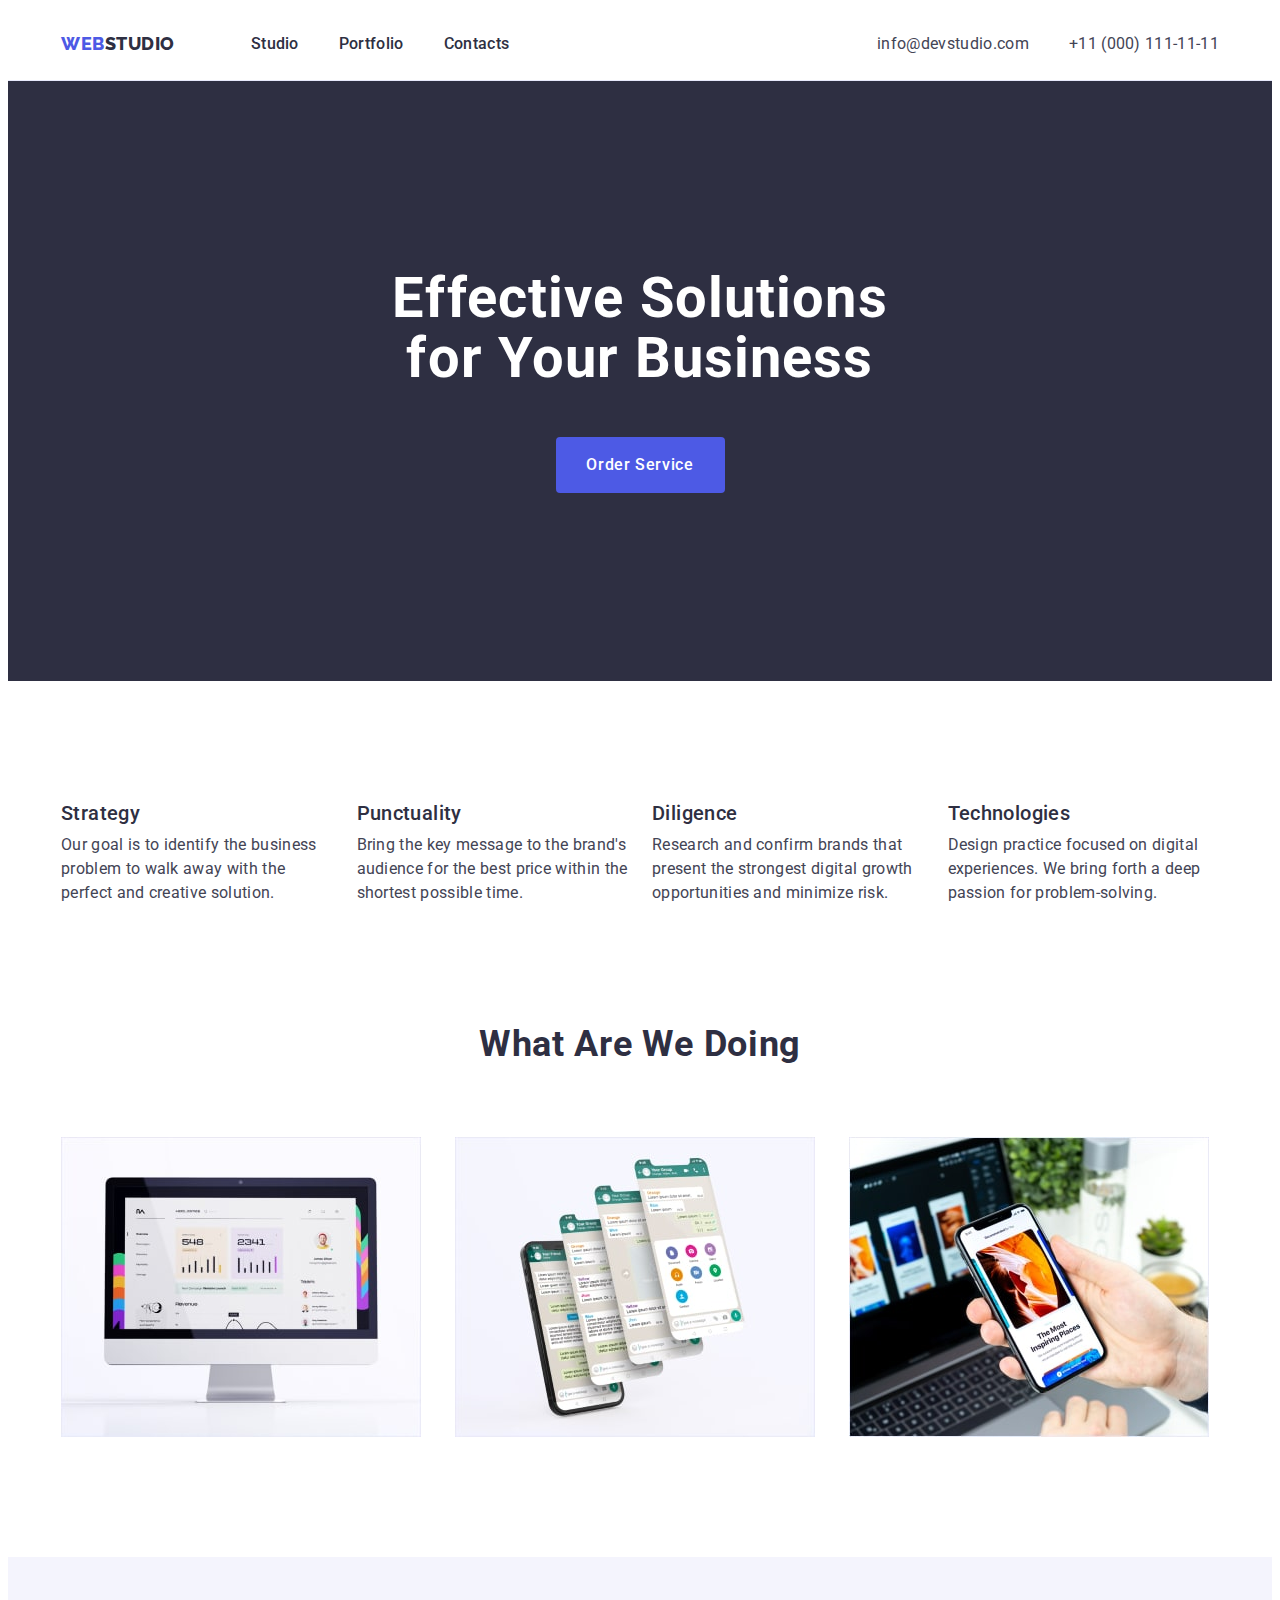
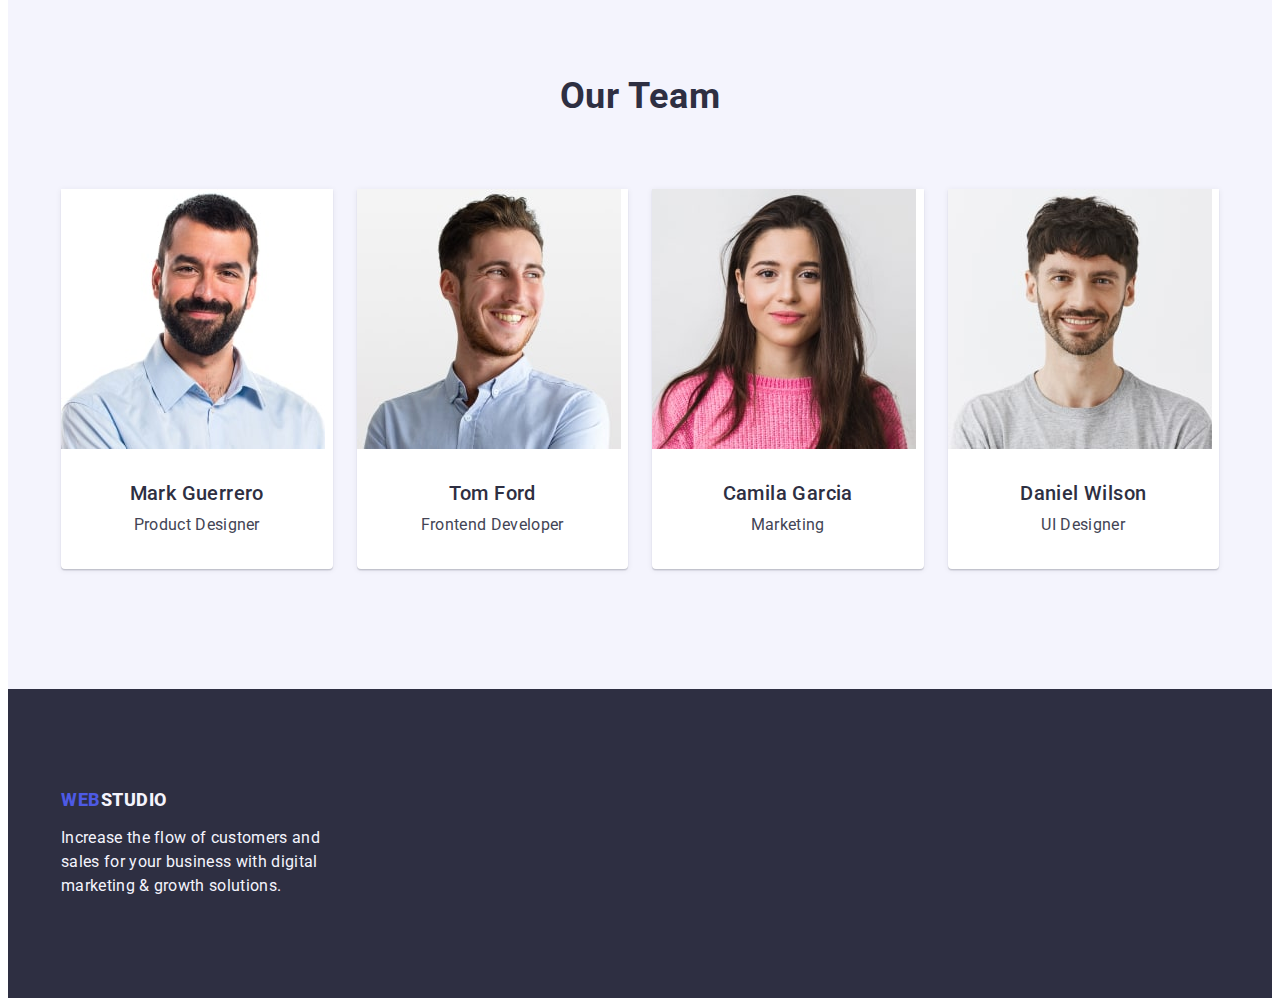
<file: index.html>
<!DOCTYPE html>
<html lang="en">
<head>
    <meta charset="UTF-8">
    <meta name="viewport" content="width=device-width, initial-scale=1.0">
    <link rel="stylesheet" href="https://cdnjs.cloudflare.com/ajax/libs/modern-normalize/2.0.0/modern-normalize.min.css" integrity="sha512-4xo8blKMVCiXpTaLzQSLSw3KFOVPWhm/TRtuPVc4WG6kUgjH6J03IBuG7JZPkcWMxJ5huwaBpOpnwYElP/m6wg==" crossorigin="anonymous" referrerpolicy="no-referrer">
    <link rel="stylesheet" href="./css/styles.css">
    <link rel="preconnect" href="https://fonts.googleapis.com">
    <link rel="preconnect" href="https://fonts.gstatic.com" crossorigin>
    <link href="https://fonts.googleapis.com/css2?family=Raleway:wght@800&family=Roboto:wght@400;500;700&display=swap" rel="stylesheet">
    <title>studio</title>
</head>
<body>
<header class="header">
    <div class="container header-container">
    <nav class="menu-navigation">
    <a href="./index.html" class="header-logo link">WEB<span class="header-logo-studio link">Studio</span></a>
    <ul class="header-menu list">
        <li class="header-menu-ite"><a href="./index.html" class="header-menu link">Studio</a></li>
        <li class="header-menu-ite"><a  href="./portfolio.html" class="header-menu link">Portfolio</a></li>
        <li class="header-menu-ite"><a  href="" class="header-menu link">Contacts</a></li>
    </ul>
    </nav>
    <address class="address">
    <ul class="header-address list">
    <li class="header-address-item"><a href="mailto:info@devstudio.com" class="header-address link">info@devstudio.com</a></li>
    <li class="header-address-item"><a href="tel:+110001111111" class="header-address link">+11 (000) 111-11-11</a></li>
    </ul>
    </address>
    </div>
</header>
    <main>  
        <section class="main-section">
        <div class="container wrap">
        <h1 class="main-title">Effective Solutions for Your Business</h1>
        <button class="one-button" type="button">Order Service</button>
        </div>
        </section>
        <section class="section-advantages">
        <div class="container">
        <h2 class="visually-hidden">Advantages</h2>
        <ul class="advantages-list list">
        <li class="advantages-item">
            <h3 class="advantages-title">Strategy</h3>
            <p class="advantages-text">Our goal is to identify the business problem to walk away with the perfect and creative solution.</p>
        </li>
        <li class="advantages-item">
            <h3 class="advantages-title">Punctuality</h3>
            <p class="advantages-text">Bring the key message to the brand's audience for the best price within the shortest possible time.</p>
        </li>	
        <li class="advantages-item">
            <h3 class="advantages-title">Diligence</h3>
            <p class="advantages-text">Research and confirm brands that present the strongest digital growth opportunities and minimize risk.</p>
        </li>
        <li class="advantages-item">
            <h3 class="advantages-title">Technologies</h3>
            <p class="advantages-text">Design practice focused on digital experiences. We bring forth a deep passion for problem-solving.</p>
        </li>
        </ul>
        </div>
        </section>
        <section class="section-about">
            <div class="container">
        <h2 class="section-doing">What are we doing</h2>
        <ul class="dawdaw list">
        <li class="section-about-item"><img src="./images/monitor.jpg" alt="monitor" width="360" class="about-item-img"/></li>
        <li class="section-about-item"><img src="./images/telephone.jpg" alt="telephone" width="360" class="about-item-img"/></li>
        <li class="section-about-item"><img src="./images/notebook.jpg" alt="notebook" width="360" class="about-item-img"/></li>
        </ul>
        </div>
        </section>
        <section class="team">
            <div class="container">
        <h2 class="team-title">Our Team</h2>
        <ul class="dawdaw list">
        <li class="l-list">
            <img src="./images/mark_guerrero.jpg" alt="Product Designer" width="264" class="team-item-img"/>
        <div class="section-item-wrap">
            <h3 class="team-subtitle">Mark Guerrero</h3>
            <p class="team-text">Product Designer</p>
        </div>
        </li>
        <li class="l-list">
            <img src="./images/tom_ford.jpg" alt="Frontend Developer" width="264" class="team-item-img"/>
            <div class="section-item-wrap">
            <h3 class="team-subtitle">Tom Ford</h3>
            <p class="team-text">Frontend Developer</p>
        </div>
        </li>
        <li class="l-list">
            <img src="./images/camila_garcia.jpg" alt="Marketing" width="264" class="team-item-img"/>
            <div class="section-item-wrap">
            <h3 class="team-subtitle">Camila Garcia</h3>
            <p class="team-text">Marketing</p>
        </div>
        </li>
        <li class="l-list">
            <img src="./images/daniel_wilson.jpg" alt="UI Designer" width="264" class="team-item-img"/>
            <div class="section-item-wrap">
            <h3 class="team-subtitle">Daniel Wilson</h3>
            <p class="team-text">UI Designer</p>
        </div>
        </li>
        </ul>
        </div>
        </section>
    </main>
    <footer class="footer">
        <div class="container">
        <a href="./index.html" class="header-logo-f link">Web<span class="header-logo-footer">Studio</span></a>
        <p class="footer-text">Increase the flow of customers and sales for your business with digital marketing & growth solutions.</p>
        </div>
    </footer>    
</body>
</html>
</file>
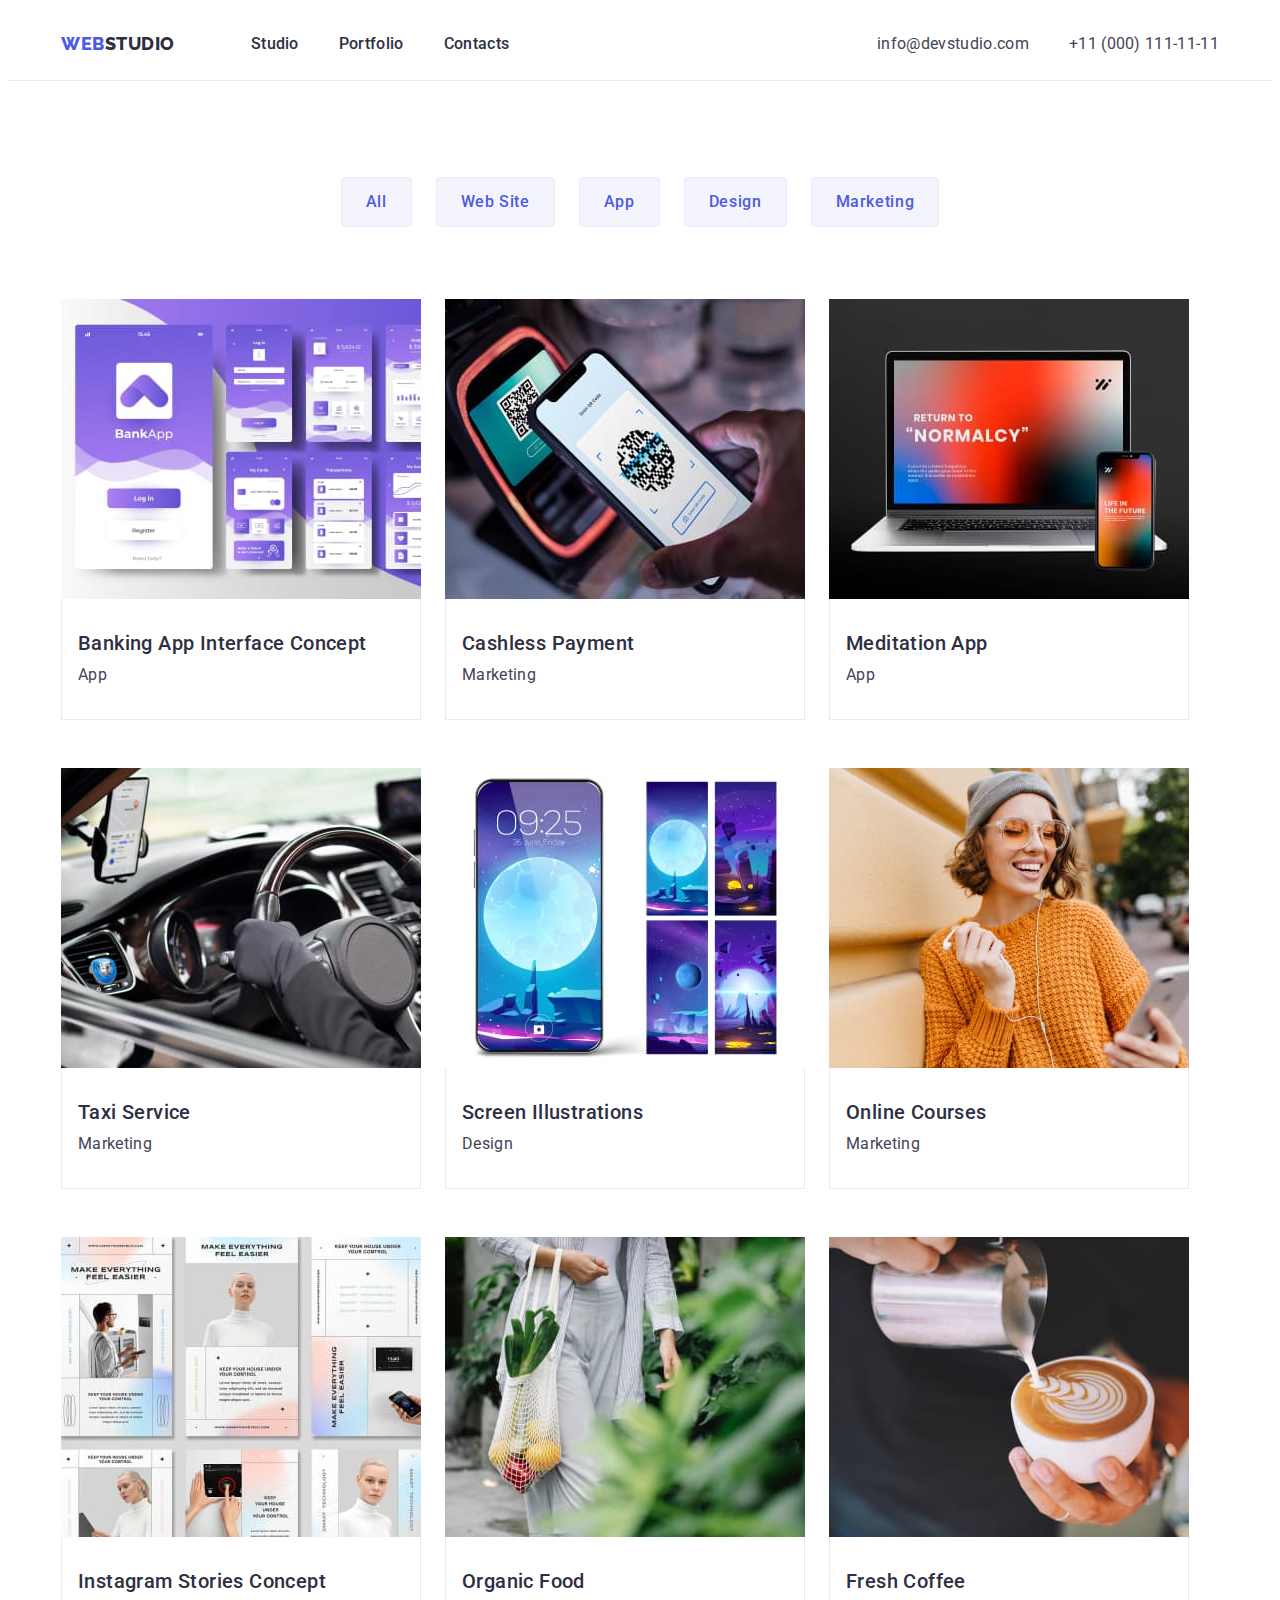
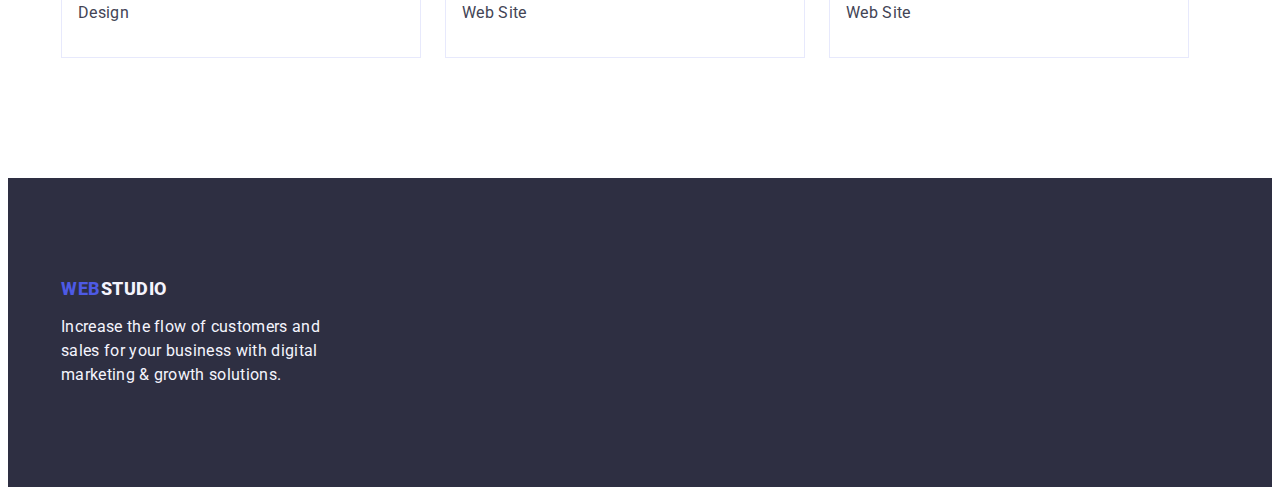
<file: portfolio.html>
<!DOCTYPE html>
<html lang="en">
<head>
    <meta charset="UTF-8">
    <meta name="viewport" content="width=device-width, initial-scale=1.0">
    <title>studio</title>
    <link rel="stylesheet" href="https://cdnjs.cloudflare.com/ajax/libs/modern-normalize/2.0.0/modern-normalize.min.css" integrity="sha512-4xo8blKMVCiXpTaLzQSLSw3KFOVPWhm/TRtuPVc4WG6kUgjH6J03IBuG7JZPkcWMxJ5huwaBpOpnwYElP/m6wg==" crossorigin="anonymous" referrerpolicy="no-referrer" />
    <link rel="stylesheet" href="./css/styles.css">
    <link rel="preconnect" href="https://fonts.googleapis.com">
    <link rel="preconnect" href="https://fonts.gstatic.com" crossorigin>
    <link href="https://fonts.googleapis.com/css2?family=Raleway:wght@800&family=Roboto:wght@400;500;700&display=swap" rel="stylesheet">
</head>
<body>
    <header class="header">
        <div class="container header-container">
    <nav class="menu-navigation">
    <a href="./index.html" class="header-logo link">WEB<span class="header-logo-studio link">Studio</span></a>
    <ul class="header-menu list">
    <li class="header-menu-ite"><a href="./index.html" class="header-menu link">Studio</a></li>
    <li class="header-menu-ite"><a  href="./portfolio.html" class="header-menu link">Portfolio</a></li>
    <li class="header-menu-ite"><a  href="" class="header-menu link">Contacts</a></li>
    </ul>
    </nav>
    <address class="address">
    <ul class="header-address list">
    <li class="header-address-item"><a href="mailto:info@devstudio.com" class="header-address link">info@devstudio.com</a></li>
    <li class="header-address-item"><a href="tel:+110001111111" class="header-address link">+11 (000) 111-11-11</a></li>
    </ul>
    </address>
    </div>
    </header>
    <main>
    <section class="portfolio-section">
        <div class="container">
    <h1 class="visually-hidden">Our Portfolio</h1>
    <ul class="portfolio-button-list list">
        <li><button class="button-all portfolio-btns-items" type="button">All</button></li>
        <li><button class="button-all portfolio-btns-items" type="button">Web Site</button></li>
        <li><button class="button-all portfolio-btns-items" type="button">App</button></li>
        <li><button class="button-all portfolio-btns-items" type="button">Design</button></li>
        <li><button class="button-all portfolio-btns-items" type="button">Marketing</button></li>
    </ul>
    <ul class="main-section-list list">
        <li class="main-section-link"> 
        <a class="main-section-link link" href=""><img src="./images/1bankingaic.jpg" alt="Banking" width="360">
        <div class="portfolio-card-content">
        <h2 class="section-picture-title">Banking App Interface Concept</h2>
        <p class="section-picture-text">App</p>
        </div>
        </a>
        </li>
        <li class="main-section-link">
        <a class="main-section-link link" href=""><img src="./images/2cashlesspayment.jpg" alt="Cashless" width="360">
            <div class="portfolio-card-content">
            <h2 class="section-picture-title">Cashless Payment</h2>
        <p class="section-picture-text">Marketing</p>
        </div>
        </a>
        </li>
        <li class="main-section-link">
        <a class="main-section-link link" href=""><img src="./images/3meditationapp.jpg" alt="Meditation" width="360">
            <div class="portfolio-card-content">
            <h2 class="section-picture-title">Meditation App</h2>
        <p class="section-picture-text">App</p>
            </div>
        </a>
        </li>
        <li class="main-section-link">
        <a class="main-section-link link" href=""><img src="./images/4taxiservise.jpg" alt="Taxi" width="360">
            <div class="portfolio-card-content">
            <h2 class="section-picture-title">Taxi Service</h2>
        <p class="section-picture-text">Marketing</p>
            </div>
        </a>
        </li>
        <li class="main-section-link">
        <a class="main-section-link link" href=""><img src="./images/5screenillustration.jpg" alt="Screen" width="360">
            <div class="portfolio-card-content">
            <h2 class="section-picture-title">Screen Illustrations</h2>
        <p class="section-picture-text">Design</p>
            </div>
        </a>
        </li>
        <li class="main-section-link">
        <a class="main-section-link link" href=""><img src="./images/6onlinecourses.jpg" alt="Online" width="360">
            <div class="portfolio-card-content">
            <h2 class="section-picture-title">Online Courses</h2>
        <p class="section-picture-text">Marketing</p>
            </div>
        </a>
        </li>
        <li class="main-section-link">
        <a class="main-section-link link" href=""><img src="./images/7instagramsc.jpg" alt="Instagram" width="360">
            <div class="portfolio-card-content">
            <h2 class="section-picture-title">Instagram Stories Concept</h2>
        <p class="section-picture-text">Design</p>
            </div>
        </a>
        </li>
        <li class="main-section-link">
        <a class="main-section-link link" href=""><img src="./images/8organicfood.jpg" alt="Organic" width="360">
            <div class="portfolio-card-content">
            <h2 class="section-picture-title">Organic Food</h2>
        <p class="section-picture-text">Web Site</p>
            </div>
        </a>
        </li>
        <li class="main-section-link">
        <a class="main-section-link link" href=""><img src="./images/9freshcoffee.jpg" alt="Coffe" width="360">
            <div class="portfolio-card-content">
            <h2 class="section-picture-title">Fresh Coffee</h2>
        <p class="section-picture-text">Web Site</p>
            </div>
        </a>
        </li>
        </ul>
        </div>
        </section>
        </main>
    <footer class="footer">
        <div class="container">  
        <a href="./index.html" class="header-logo-f link">Web<span class="header-logo-footer">Studio</span></a>
        <p class="footer-text">Increase the flow of customers and sales for your business with digital marketing & growth solutions.</p>
        </div>
    </footer>

</body>
</html>
</file>
<file: css/styles.css>
:root {
--primary-font: "Roboto", sans-serif;
--logo-font: 'Raleway', sans-serif;
--slate:#434455;
--navyblue:#2E2F42;
--white:#FFFFFF;
--iris:#4D5AE5;
--cloud:#F4F4FD;
--ocean:#404BBF;  
--green: #31d0aa;
--lightslate: #8e8f99;
--cornflower: #e7e9fc;
--grey: #2e2f42;
--dairy: #fcfcfc;
}
p,
h1,
h2,
h3,
h4,
h5,
h6 {
  margin-top: 0;
  margin-bottom: 0;
}
ul,
ol {
padding-left: 0;
margin-top: 0;
margin-bottom: 0;
}
img {
display: block;
max-width: 100%;
height: auto;
}
body {
font-family: "Roboto", sans-serif;
color: var(--slate);
background-color: #FFFFFF;
}
.container {
    width: 1158px;
    padding: 0 15px;
    margin: 0 auto;
   
}  
.header {
border-bottom: 1px solid #e7e9fc;
}
.header-container {
  display: flex;
  }
.visually-hidden {
    position: absolute;
    width: 1px;
    height: 1px;
    margin: -1px;
    border: 0;
    padding: 0;
    white-space: nowrap;
    clip-path: inset(100%);
    clip: rect(0 0 0 0);
    overflow: hidden;
  }
  .menu-navigation {
  display: flex;
  align-items: center;
  }

.header-logo.link {
color: #4d5ae5;
font-family: var(--fontlogo);
font-size: 18px;
font-weight: 800;
line-height: 1.17;
letter-spacing: 0.03em;
text-transform: uppercase;
display: inline-block;
 }
.header-logo.link {
font-family: "Raleway", sans-serif;
font-size: 18px;
line-height: 1.17;
font-weight: 800;
letter-spacing: 0.03em;
text-align: left;
color: #4D5AE5;
text-decoration: none;
text-transform: uppercase;
}
.header-logo-f.link {
color: #4d5ae5;
font-family: var(--fontlogo);
font-size: 18px;
font-weight: 800;
line-height: 1.17;
letter-spacing: 0.03em;
text-transform: uppercase;
display: inline-block;
margin-bottom: 16px; 
 }
.header-logo link {
  color: #4d5ae5;
  font-family: var(--fontlogo);
  font-size: 18px;
  font-weight: 800;
  line-height: 1.17;
  letter-spacing: 0.03em;
  text-transform: uppercase;
  margin-right: 76px;
}
    .header-logo {
      color: #4d5ae5;
      font-family: var(--fontlogo);
      font-size: 18px;
      font-weight: 800;
      line-height: 1.17;
      letter-spacing: 0.03em;
      text-transform: uppercase;
      margin-right: 76px;
    }
    
.header-menu {
    display: flex;
    gap: 40px;
  }
 
  .header-menu-ite {
  /*margin-right: 40px;*/  
  }
  .header-menu-item {
  margin-right: 0;
  }
.header-menu-link.link {
text-transform: uppercase;
}
.header-logo-studio.link {
font-family: "Raleway";
font-size: 18px;
line-height: 1.16;
letter-spacing: 0.03em;
text-align: left;
color: #2E2F42;
text-decoration: none;
}
.header-logo-studio link {
  color: #2e2f42;
}

.header-menu.link {
    color: var(--navyblue);
    font-size: 16px;
    font-weight: 500;
    line-height: 1.5;
    letter-spacing: 0.02em;
    padding: 24px 0 24px;
  }
  
  .header-menu.link:hover,
  .header-menu.link:focus {
    color: var(--ocean);
  }
  .list {
    display: flex;
    /*gap: 24px;*/
  } 

.list {
list-style: none;

}
.header-address-item {
padding: 24px 0;
}
  
  .header-address link:hover,
  .header-address link:focus {
  color: var(--ocean);
  }
  
.header-address.link {
    color: var(--slate);
    font-size: 16px;
    line-height: 1.5;
    letter-spacing: 0.02em;
}
.header-address.link:hover {
color:#404BBF ;
}
.header-address.link:focus {
color: #404BBF;
}
.address {
font-style: normal;
margin-left: auto;
}
.header-address.list {
display: flex;
gap: 40px;
}

.wrap {
display: flex;
flex-direction: column;
align-items: center;
}
  
.main-section {
background-color: var(--navyblue);
padding: 188px 0;
}
.main-title {
font-size: 56px;
line-height: 1.07;
text-align: center;
letter-spacing: 0.02em;
color: var(--white);
margin-bottom: 48px;
max-width: 496px;

}
.link {
text-decoration: none;
}
.one-button {
    color: var(--white);
    background-color: var(--iris);
    font-family: inherit;
    font-size: 16px;
    font-weight: 500;
    line-height: 1.5;
    letter-spacing: 0.04em;
    display: block;
    min-width: 169px;
    height: 56px;
    border: none;
    border-radius: 4px;
    cursor: pointer;
}
.one-button:hover {
background-color: #404BBF;
}
.one-button:focus {
background-color: #404BBF;
}
.button-title {
color: #FFFFFF;
}
.section-advantages {
padding: 120px 0;
}

.advantages-list {
  display: flex;
  gap: 24px;
  }
  .advantages-item {
  width: calc((100% - 24px * 3) / 4);
  }
  
.advantages-title {
    color: var(--navyblue);
    font-size: 20px;
    font-weight: 500;
    line-height: 1.2;
    letter-spacing: 0.02em;
    margin-bottom: 8px;
}
.advantages-text {
    color: var(--slate);
    font-size: 16px;
    line-height: 1.5;
    letter-spacing: 0.02em;
}
.advantages-list {
list-style: none;
}
.section-about {
padding-bottom: 120px;
gap: 24px;
  }

.section-text {
font-family: "Roboto";
font-size: 36px;
line-height: 1.11;
letter-spacing: 0.02em;
text-align: center;
color: #2E2F42;
}
.section-doing {
    color: var(--navyblue);
    text-align: center;
    font-size: 36px;
    line-height: 1.11;
    letter-spacing: 0.02em;
    text-transform: capitalize;
    margin-bottom: 72px;
}
 
 .section-about-item {
width: calc((100% - 48px) / 3); 
gap: 24px; 
}

.dawdaw {
  gap: 24px; 
}
.team {
    background: var(--cloud);
    padding: 120px 0;
}
.team-title {
    color: var(--navyblue);
    text-align: center;
    font-size: 36px;
    line-height: 1.11;
    letter-spacing: 0.02em;
  text-transform: capitalize;
    margin-bottom: 72px;
  }

.team-subtitle {
    color: var(--navyblue);
    text-align: center;
    margin-bottom: 8px;
     font-size: 20px;
    font-weight: 500;
    line-height: 1.2;
    letter-spacing: 0.02em;
  
}
.team-text {
    color: var(--slate);
    text-align: center;
    font-size: 16px;
    line-height: 1.5;
    letter-spacing: 0.02em;
}

.l-list {
  background-color: #ffffff;
    border-radius: 0px 0px 4px 4px;
    box-shadow: 0px 2px 1px 0px rgba(46, 47, 66, 0.08),
    0px 1px 1px 0px rgba(46, 47, 66, 0.16),
    0px 1px 6px 0px rgba(46, 47, 66, 0.08);
    width: calc((100% - 72px) / 4); 
}

.section-item-wrap {
    padding: 32px 0;
  }

.footer {
    background: var(--navyblue);
    padding: 100px 0;
}

.header-logo-footer {
color: #f4f4fd;
}
.footer-text {
    color: var(--cloud);
    font-size: 16px;
    line-height: 1.5;
    letter-spacing: 0.02em;
    max-width: 264px;
}
.button-all {
    color: #4d5ae5;
    background-color: #f4f4fd;
    text-align: center;
    cursor: pointer;
    font-size: 16px;
    font-family: "Roboto", sans-serif;
    font-weight: 500;
    line-height: 1.5;
    letter-spacing: 0.04em;
    padding: 12px 24px;
    border: 1px solid var(--cornflower);
    border-radius: 4px;
}
.button-all:hover {
color:#FFFFFF; background-color: #404BBF;
border: 1px solid transparent;
}
.button-all:focus {
color:#FFFFFF; background-color: #404BBF;
border: 1px solid transparent; 
}
.section-picture-title {   
    color: #2e2f42;
    font-size: 20px;
    font-weight: 500;
    line-height: 1.2;
    letter-spacing: 0.02em;
    margin-bottom: 8px;
}
.section-picture-text {  
    color: #434455;
    font-size: 16px;
    line-height: 1.5;
    letter-spacing: 0.02em;
}
.main-section-link {
    /*border: 1px solid var(--cornflower);*/
    background: var(--white);
    /*width: calc((100% - 24px * 2) / 3);*/
}
.main-section-list {
    display: flex;
    flex-wrap: wrap;
    gap: 48px 24px;
}
.portfolio-card-content {
    padding: 32px 16px;
    border: 1px solid #e7e9fc;
    border-top: none; 
  }

.portfolio-section {
    padding: 96px 0 120px 0;
  }
  .portfolio-button-list {
    display: flex;
    justify-content: center;
    gap: 24px;
    margin-bottom: 72px;
  }
</file>
